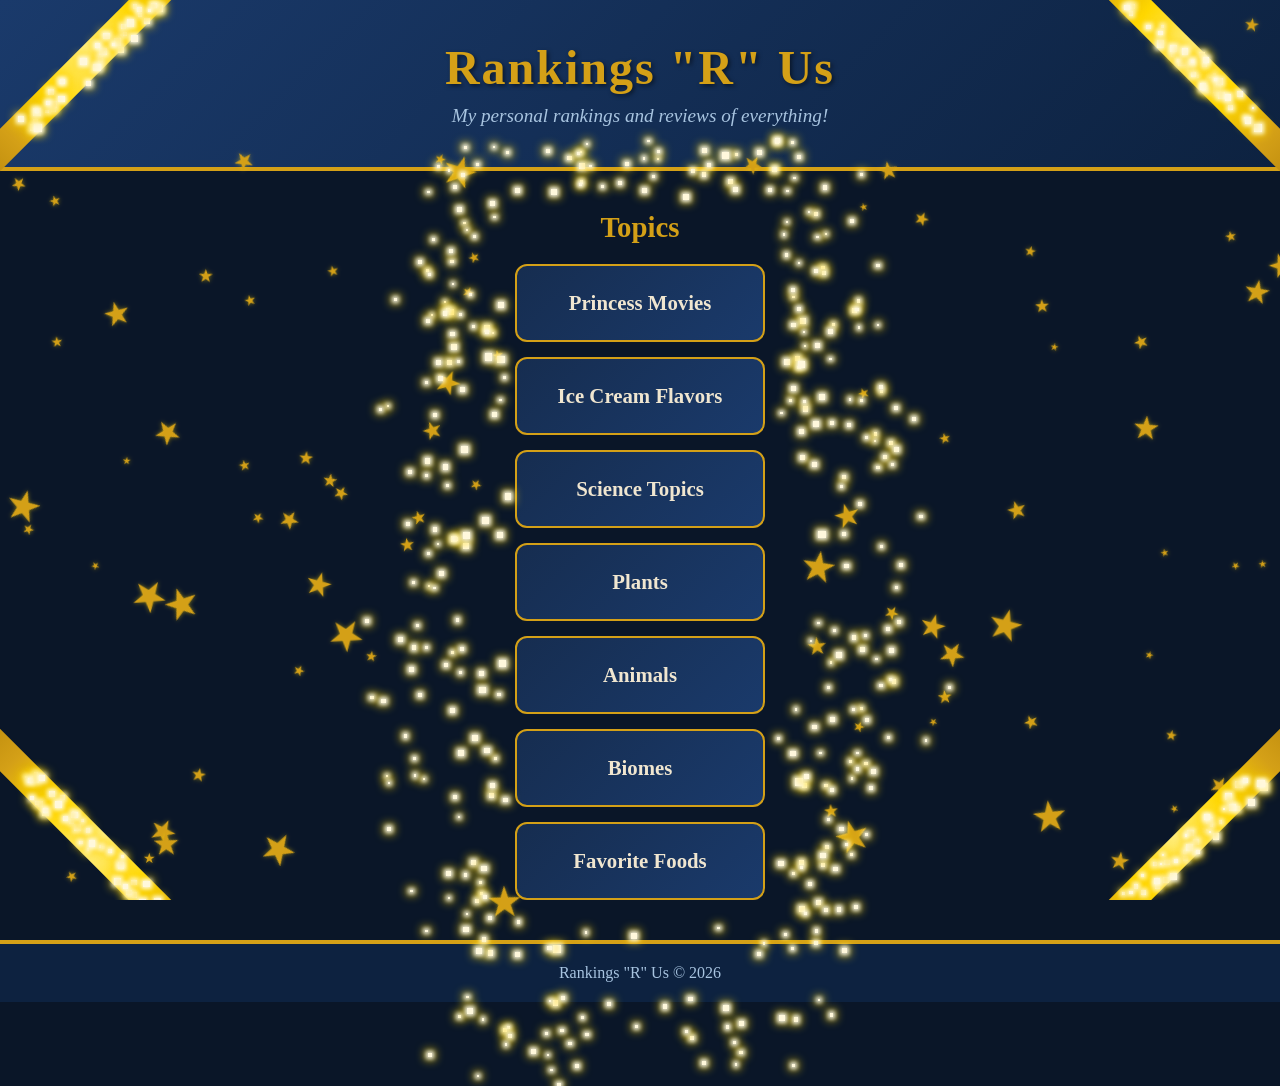
<file: index.html>
<!DOCTYPE html>
<html lang="en">
<head>
    <meta charset="UTF-8">
    <meta name="viewport" content="width=device-width, initial-scale=1.0">
    <title>Rankings "R" Us</title>
    <link rel="stylesheet" href="style.css">
</head>
<body>
<div class="corner-band corner-tl"></div>
    <div class="corner-band corner-tr"></div>
    <div class="corner-band corner-bl"></div>
    <div class="corner-band corner-br"></div>

    <header>
        <h1>Rankings "R" Us</h1>
        <p class="tagline">My personal rankings and reviews of everything!</p>
    </header>

    <nav>
        <h2>Topics</h2>
        <ul class="topic-list">
            <li><a href="princess-movies.html">Princess Movies</a></li>
            <li><a href="ice-cream-flavors.html">Ice Cream Flavors</a></li>
            <li><a href="science-topics.html">Science Topics</a></li>
            <li><a href="plants.html">Plants</a></li>
            <li><a href="animals.html">Animals</a></li>
            <li><a href="biomes.html">Biomes</a></li>
            <li><a href="favorite-foods.html">Favorite Foods</a></li>
        </ul>
    </nav>

    <footer>
        <p>Rankings "R" Us &copy; 2026</p>
    </footer>
    <script src="sparkles.js"></script>
</body>
</html>
</file>
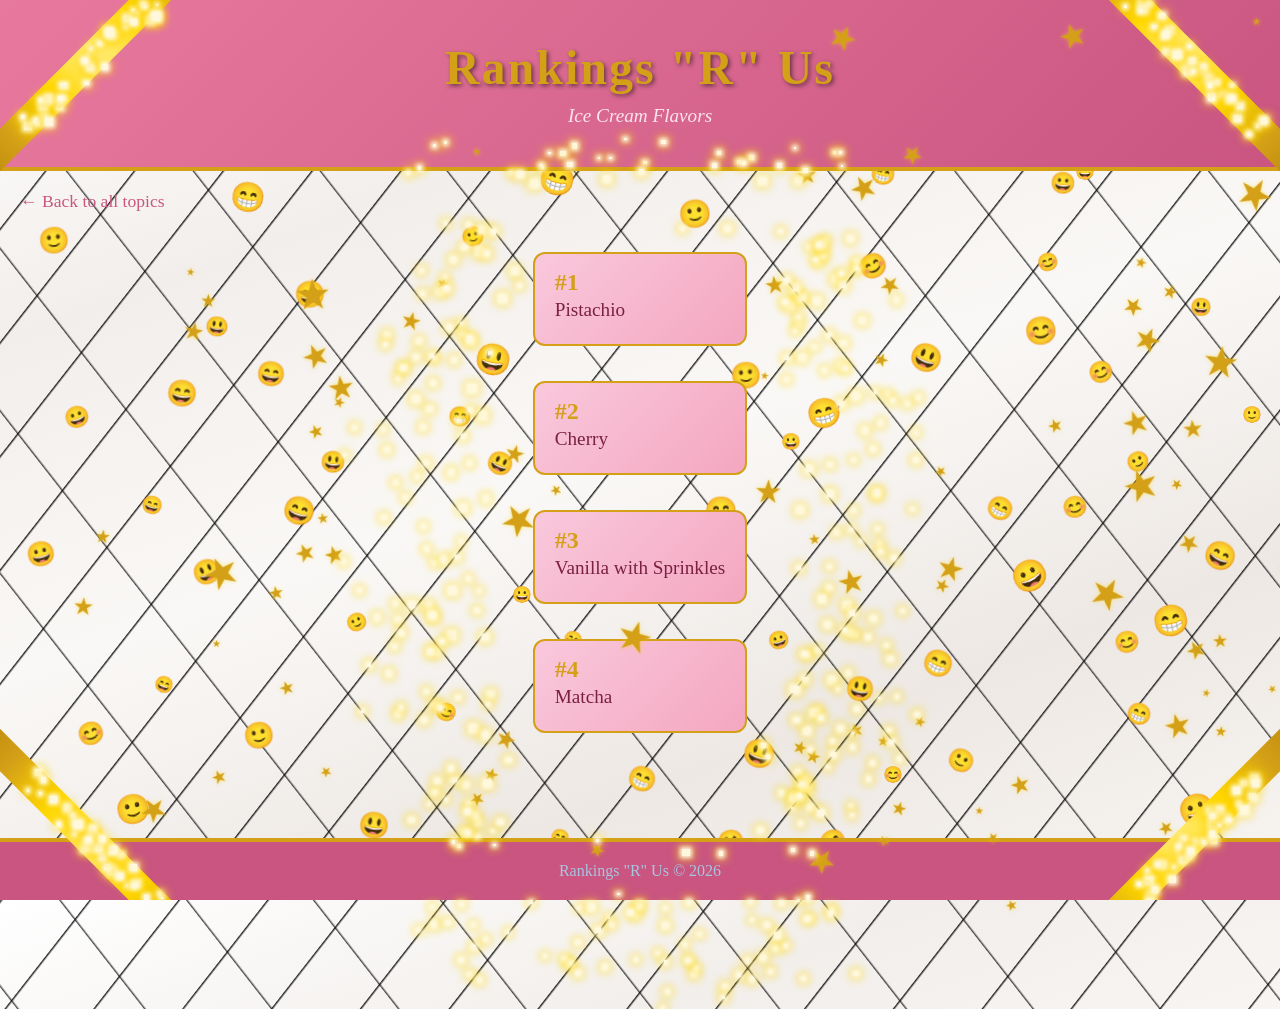
<file: ice-cream-flavors.html>
<!DOCTYPE html>
<html lang="en">
<head>
    <meta charset="UTF-8">
    <meta name="viewport" content="width=device-width, initial-scale=1.0">
    <title>Ice Cream Flavors - Rankings "R" Us</title>
    <link rel="stylesheet" href="style.css">
    <style>
        body {
            background-color: #f9f5f2;
            background-image:
                repeating-linear-gradient(
                    128deg,
                    transparent 0px,
                    rgba(0,0,0,0.85) 1px,
                    rgba(0,0,0,0.4) 2px,
                    transparent 3px,
                    transparent 70px
                ),
                repeating-linear-gradient(
                    52deg,
                    transparent 0px,
                    rgba(0,0,0,0.7) 1px,
                    rgba(0,0,0,0.3) 2px,
                    transparent 3px,
                    transparent 100px
                ),
                linear-gradient(
                    160deg,
                    #ffffff 0%,
                    #f2eeeb 25%,
                    #faf8f6 50%,
                    #ede8e4 75%,
                    #f8f5f2 100%
                );
        }

        header {
            background: linear-gradient(135deg, #e8799e, #c95580);
        }

        header .tagline {
            color: #fce4ee;
        }

        .back-link {
            color: #c95580;
        }

        .ranking-item {
            background: linear-gradient(135deg, #f9c8dc, #f4a7c0);
            border: 2px solid #d4a017;
            border-radius: 12px;
            padding: 15px 20px;
            margin-bottom: 35px;
        }

        .ranking-item .rank {
            font-size: 1.5em;
            color: #d4a017;
            font-weight: bold;
        }

        .ranking-item .name {
            font-size: 1.2em;
            color: #7a2040;
            margin: 3px 0;
        }

        .ranking-item .review {
            font-size: 1em;
            color: #a04060;
            line-height: 1.6;
            margin-top: 8px;
        }

        footer {
            background: #c95580;
        }
        .smiley {
            position: fixed;
            pointer-events: none;
            z-index: -1;
            opacity: 1;
            user-select: none;
        }
    </style>
    <script>
        document.addEventListener('DOMContentLoaded', function() {
            const smileys = ['😊', '😄', '🙂', '😁', '😀', '😃'];
            const positions = [
                [7, 8], [23, 31], [41, 12], [63, 44], [82, 19],
                [15, 62], [34, 78], [55, 55], [74, 83], [90, 67],
                [5, 45], [28, 90], [48, 33], [70, 10], [88, 50],
                [18, 20], [60, 70], [38, 50], [80, 35], [12, 75],
                [3, 25], [50, 5], [92, 88], [25, 50], [67, 28],
                [43, 92], [9, 88], [77, 55], [32, 15], [58, 82],
                [85, 40], [20, 40], [46, 60], [72, 72], [95, 15],
                [37, 38], [64, 92], [11, 55], [53, 22], [88, 78],
                [2, 60], [16, 35], [30, 5], [44, 70], [57, 40],
                [68, 18], [79, 62], [93, 33], [6, 80], [22, 55],
                [36, 25], [49, 85], [61, 48], [75, 8], [87, 70],
                [13, 42], [27, 68], [42, 18], [56, 92], [71, 38],
                [83, 55], [4, 15], [19, 80], [35, 45], [52, 10],
                [66, 75], [81, 28], [94, 60], [8, 95], [24, 12],
                [40, 65], [54, 35], [69, 85], [84, 18], [97, 45]
            ];
            const sizes = [1.2, 1.6, 1.0, 1.8, 1.3, 1.5, 1.1, 1.7, 1.4, 1.9,
                           1.3, 1.6, 1.0, 1.5, 1.2, 1.8, 1.1, 1.4, 1.7, 1.0,
                           1.6, 1.2, 1.9, 1.3, 1.5, 1.0, 1.8, 1.4, 1.1, 1.7,
                           1.3, 1.5, 1.2, 1.6, 1.0, 1.9, 1.4, 1.1, 1.7, 1.3,
                           1.5, 1.2, 1.8, 1.0, 1.6, 1.3, 1.9, 1.1, 1.4, 1.7,
                           1.2, 1.5, 1.0, 1.8, 1.3, 1.6, 1.1, 1.9, 1.4, 1.7,
                           1.3, 1.0, 1.6, 1.2, 1.8, 1.5, 1.1, 1.7, 1.4, 1.9];
            const rotations = [12, -8, 22, -15, 5, -25, 18, -3, 30, -12,
                               -20, 8, -5, 15, -28, 10, -18, 25, -10, 20,
                               -7, 14, -22, 6, -30, 19, -13, 28, -4, 17,
                               -24, 9, -16, 23, -2, 11, -27, 16, -9, 21,
                               -14, 7, -19, 26, -6, 13, -29, 4, -21, 18,
                               -11, 24, -3, 20, -17, 8, -26, 15, -8, 22,
                               -15, 30, -12, 5, -23, 10, -18, 27, -7, 14];

            positions.forEach(([x, y], i) => {
                const el = document.createElement('div');
                el.className = 'smiley';
                el.textContent = smileys[i % smileys.length];
                el.style.left = x + 'vw';
                el.style.top = y + 'vh';
                el.style.fontSize = sizes[i] + 'em';
                el.style.transform = `rotate(${rotations[i]}deg)`;
                document.body.appendChild(el);
            });
        });
    </script>
</head>
<body>
<div class="corner-band corner-tl"></div>
    <div class="corner-band corner-tr"></div>
    <div class="corner-band corner-bl"></div>
    <div class="corner-band corner-br"></div>

    <header>
        <h1>Rankings "R" Us</h1>
        <p class="tagline">Ice Cream Flavors</p>
    </header>

    <a href="index.html" class="back-link">&larr; Back to all topics</a>

    <div class="rankings">
        <div class="ranking-item">
            <div class="rank">#1</div>
            <div class="name">Pistachio</div>
            <div class="review"></div>
        </div>

        <div class="ranking-item">
            <div class="rank">#2</div>
            <div class="name">Cherry</div>
            <div class="review"></div>
        </div>

        <div class="ranking-item">
            <div class="rank">#3</div>
            <div class="name">Vanilla with Sprinkles</div>
            <div class="review"></div>
        </div>

        <div class="ranking-item">
            <div class="rank">#4</div>
            <div class="name">Matcha</div>
            <div class="review"></div>
        </div>

        <!-- More rankings coming soon! -->
    </div>

    <footer>
        <p>Rankings "R" Us &copy; 2026</p>
    </footer>
    <script src="sparkles.js"></script>
</body>
</html>
</file>
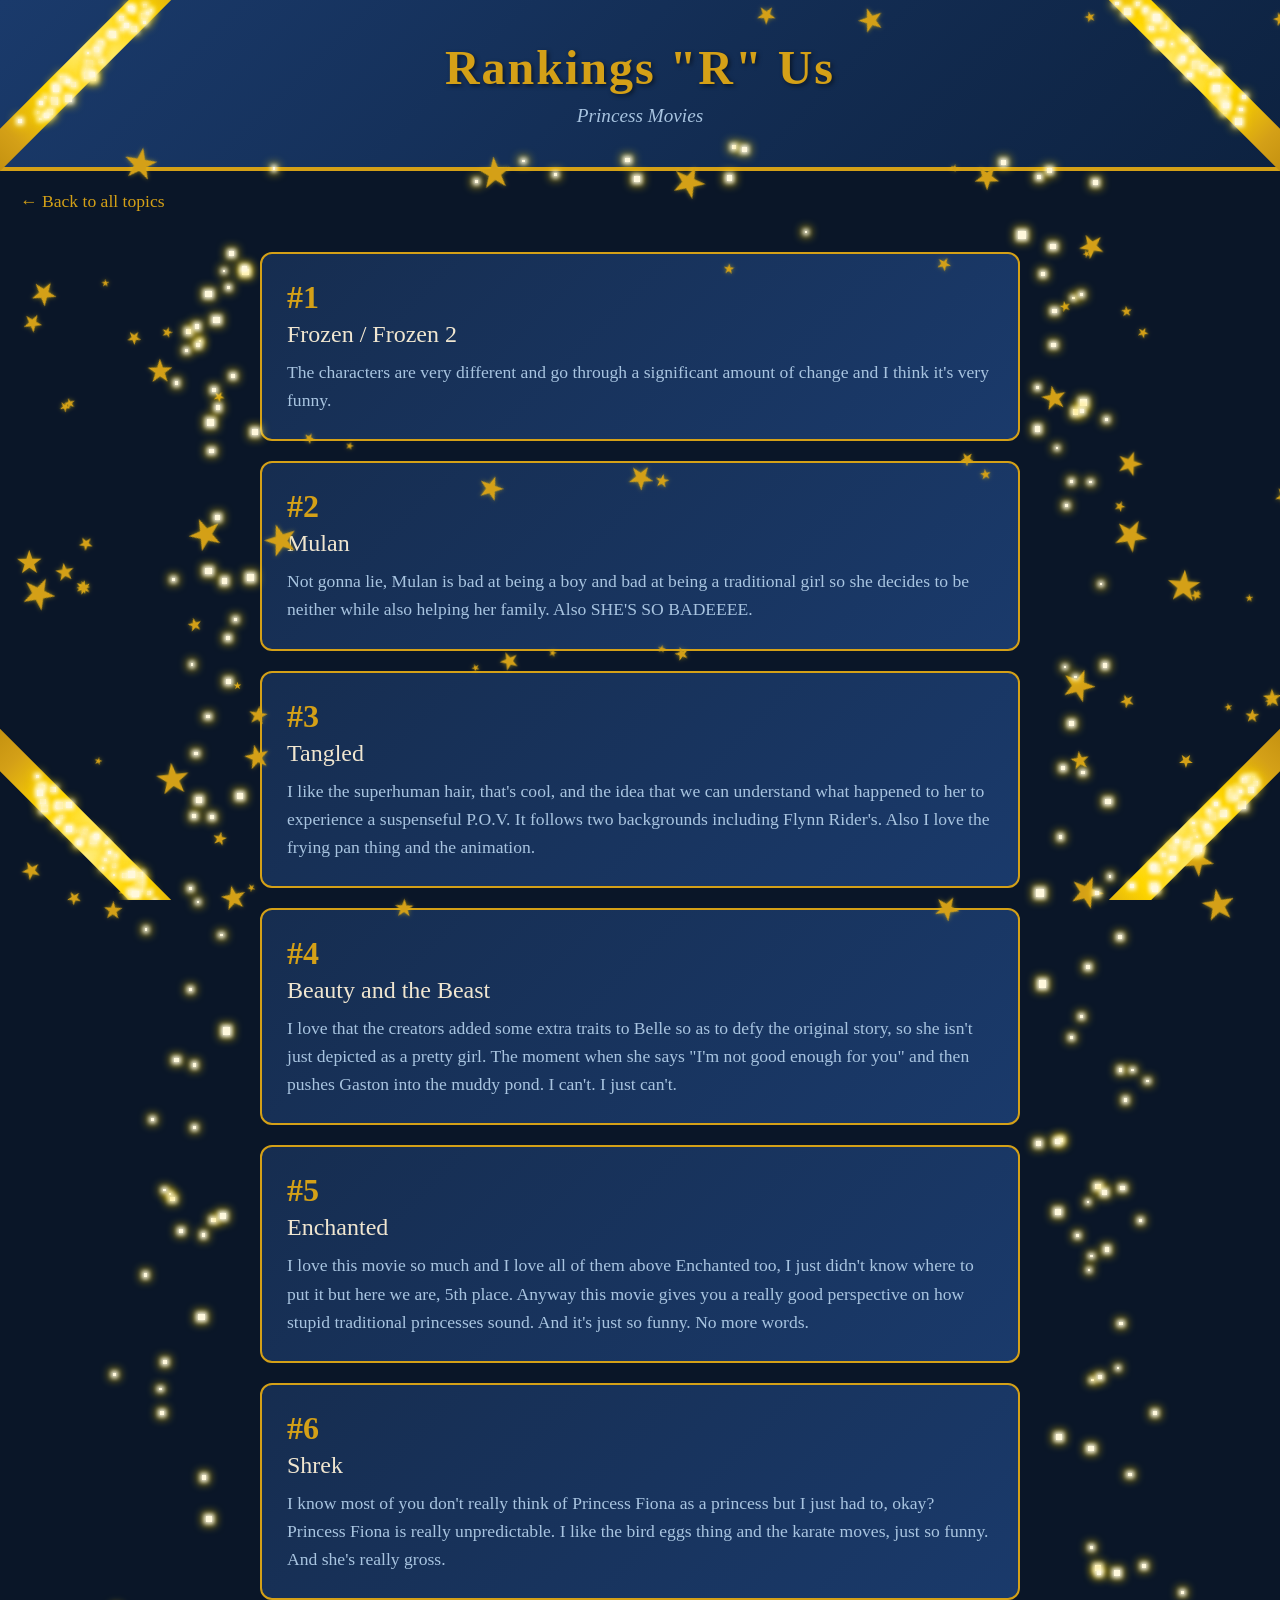
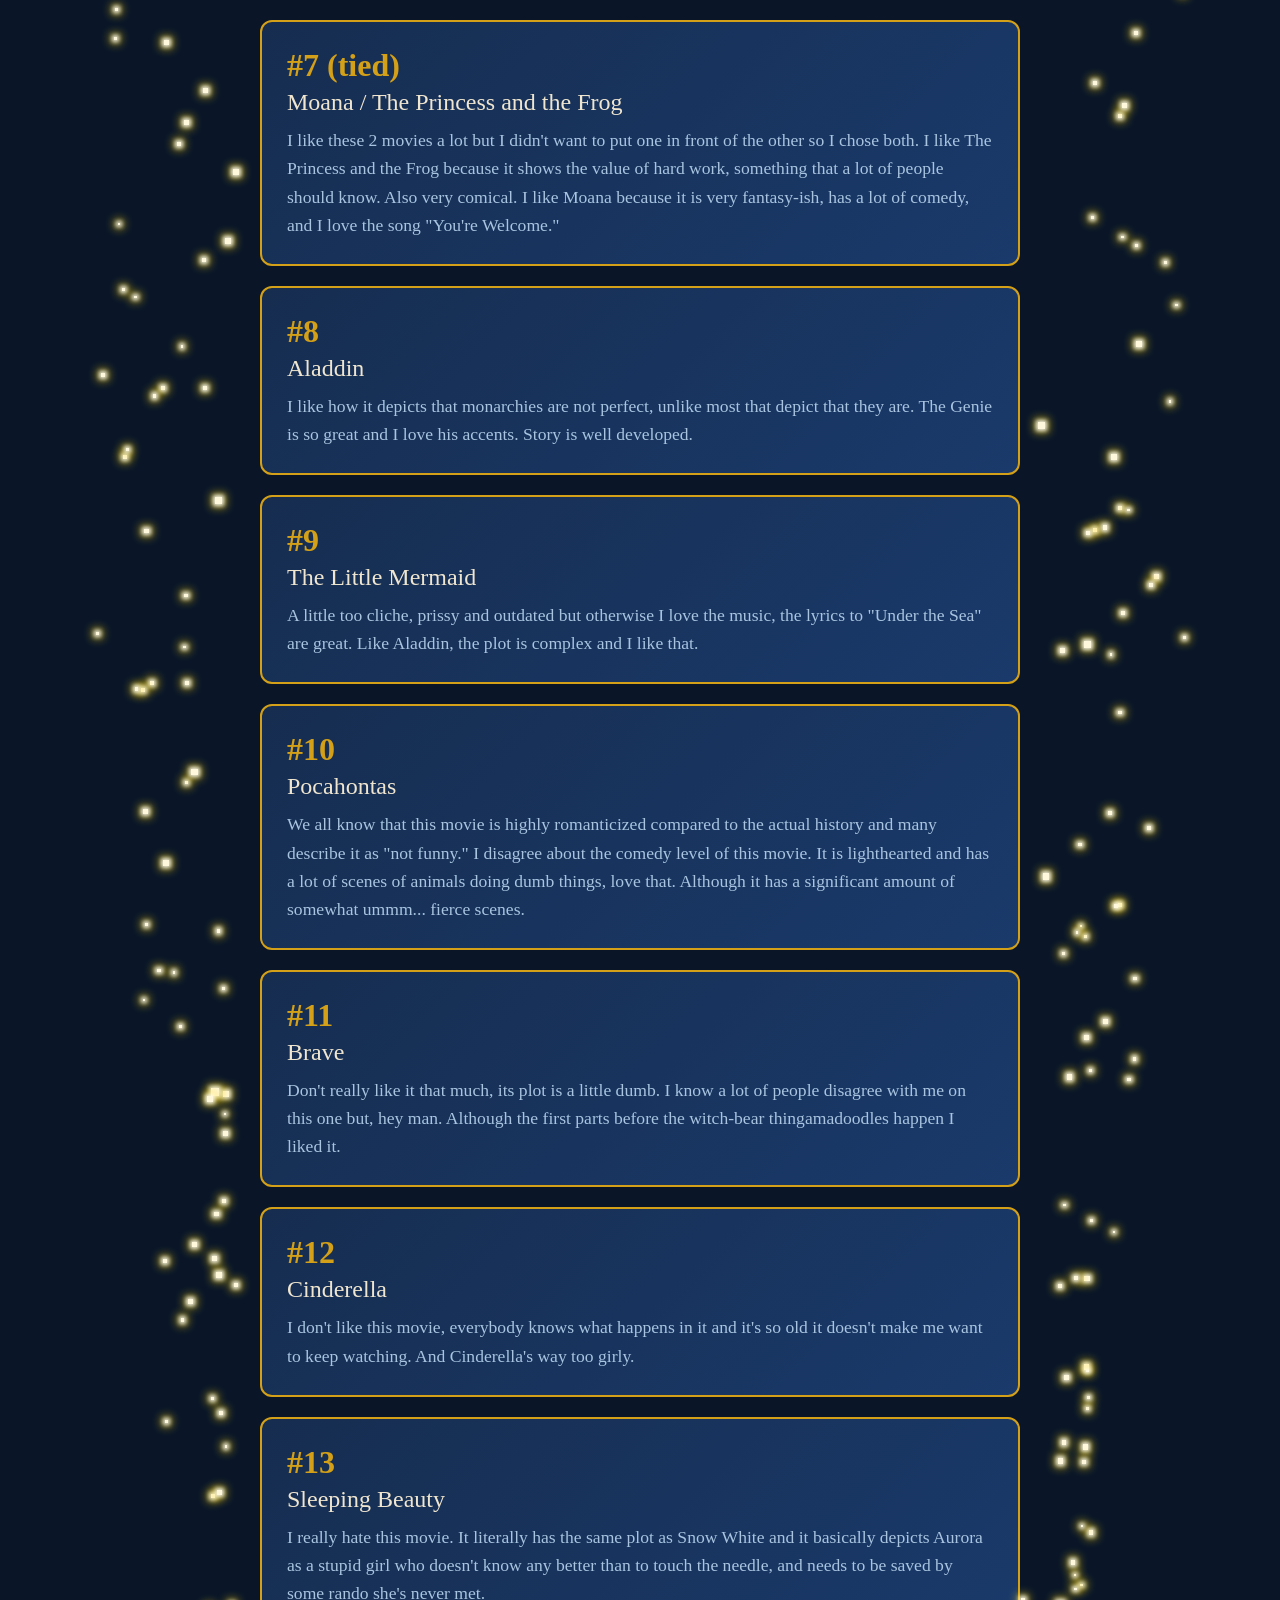
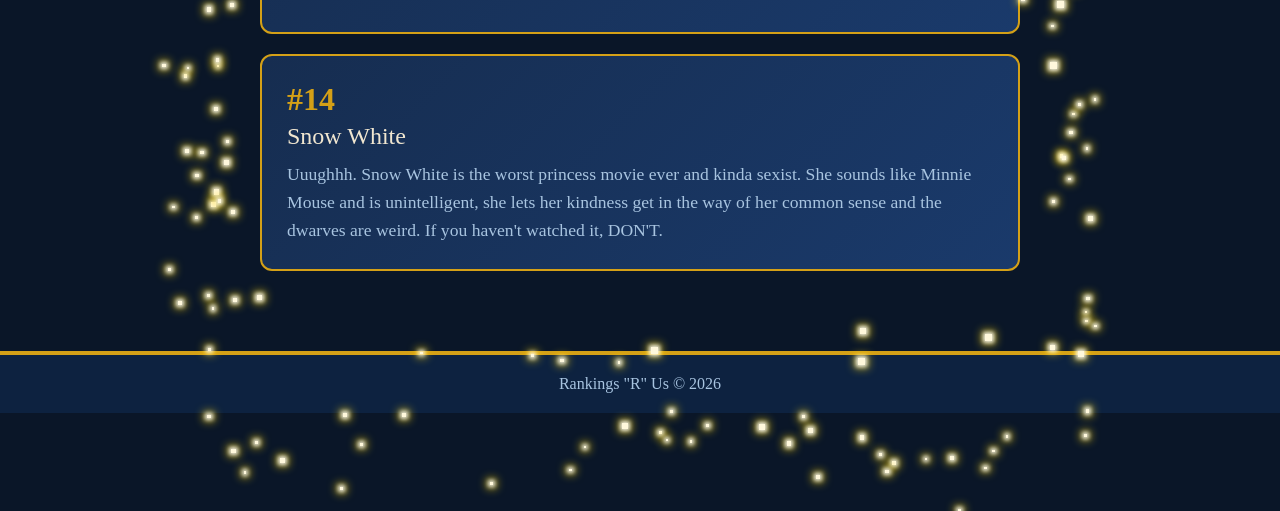
<file: princess-movies.html>
<!DOCTYPE html>
<html lang="en">
<head>
    <meta charset="UTF-8">
    <meta name="viewport" content="width=device-width, initial-scale=1.0">
    <title>Princess Movies - Rankings "R" Us</title>
    <link rel="stylesheet" href="style.css">
</head>
<body>
<div class="corner-band corner-tl"></div>
    <div class="corner-band corner-tr"></div>
    <div class="corner-band corner-bl"></div>
    <div class="corner-band corner-br"></div>

    <header>
        <h1>Rankings "R" Us</h1>
        <p class="tagline">Princess Movies</p>
    </header>

    <a href="index.html" class="back-link">&larr; Back to all topics</a>

    <div class="rankings">
        <div class="ranking-item">
            <div class="rank">#1</div>
            <div class="name">Frozen / Frozen 2</div>
            <div class="review">The characters are very different and go through a significant amount of change and I think it's very funny.</div>
        </div>

        <div class="ranking-item">
            <div class="rank">#2</div>
            <div class="name">Mulan</div>
            <div class="review">Not gonna lie, Mulan is bad at being a boy and bad at being a traditional girl so she decides to be neither while also helping her family. Also SHE'S SO BADEEEE.</div>
        </div>

        <div class="ranking-item">
            <div class="rank">#3</div>
            <div class="name">Tangled</div>
            <div class="review">I like the superhuman hair, that's cool, and the idea that we can understand what happened to her to experience a suspenseful P.O.V. It follows two backgrounds including Flynn Rider's. Also I love the frying pan thing and the animation.</div>
        </div>

        <div class="ranking-item">
            <div class="rank">#4</div>
            <div class="name">Beauty and the Beast</div>
            <div class="review">I love that the creators added some extra traits to Belle so as to defy the original story, so she isn't just depicted as a pretty girl. The moment when she says "I'm not good enough for you" and then pushes Gaston into the muddy pond. I can't. I just can't.</div>
        </div>

        <div class="ranking-item">
            <div class="rank">#5</div>
            <div class="name">Enchanted</div>
            <div class="review">I love this movie so much and I love all of them above Enchanted too, I just didn't know where to put it but here we are, 5th place. Anyway this movie gives you a really good perspective on how stupid traditional princesses sound. And it's just so funny. No more words.</div>
        </div>

        <div class="ranking-item">
            <div class="rank">#6</div>
            <div class="name">Shrek</div>
            <div class="review">I know most of you don't really think of Princess Fiona as a princess but I just had to, okay? Princess Fiona is really unpredictable. I like the bird eggs thing and the karate moves, just so funny. And she's really gross.</div>
        </div>

        <div class="ranking-item">
            <div class="rank">#7 (tied)</div>
            <div class="name">Moana / The Princess and the Frog</div>
            <div class="review">I like these 2 movies a lot but I didn't want to put one in front of the other so I chose both. I like The Princess and the Frog because it shows the value of hard work, something that a lot of people should know. Also very comical. I like Moana because it is very fantasy-ish, has a lot of comedy, and I love the song "You're Welcome."</div>
        </div>

        <div class="ranking-item">
            <div class="rank">#8</div>
            <div class="name">Aladdin</div>
            <div class="review">I like how it depicts that monarchies are not perfect, unlike most that depict that they are. The Genie is so great and I love his accents. Story is well developed.</div>
        </div>

        <div class="ranking-item">
            <div class="rank">#9</div>
            <div class="name">The Little Mermaid</div>
            <div class="review">A little too cliche, prissy and outdated but otherwise I love the music, the lyrics to "Under the Sea" are great. Like Aladdin, the plot is complex and I like that.</div>
        </div>

        <div class="ranking-item">
            <div class="rank">#10</div>
            <div class="name">Pocahontas</div>
            <div class="review">We all know that this movie is highly romanticized compared to the actual history and many describe it as "not funny." I disagree about the comedy level of this movie. It is lighthearted and has a lot of scenes of animals doing dumb things, love that. Although it has a significant amount of somewhat ummm... fierce scenes.</div>
        </div>

        <div class="ranking-item">
            <div class="rank">#11</div>
            <div class="name">Brave</div>
            <div class="review">Don't really like it that much, its plot is a little dumb. I know a lot of people disagree with me on this one but, hey man. Although the first parts before the witch-bear thingamadoodles happen I liked it.</div>
        </div>

        <div class="ranking-item">
            <div class="rank">#12</div>
            <div class="name">Cinderella</div>
            <div class="review">I don't like this movie, everybody knows what happens in it and it's so old it doesn't make me want to keep watching. And Cinderella's way too girly.</div>
        </div>

        <div class="ranking-item">
            <div class="rank">#13</div>
            <div class="name">Sleeping Beauty</div>
            <div class="review">I really hate this movie. It literally has the same plot as Snow White and it basically depicts Aurora as a stupid girl who doesn't know any better than to touch the needle, and needs to be saved by some rando she's never met.</div>
        </div>

        <div class="ranking-item">
            <div class="rank">#14</div>
            <div class="name">Snow White</div>
            <div class="review">Uuughhh. Snow White is the worst princess movie ever and kinda sexist. She sounds like Minnie Mouse and is unintelligent, she lets her kindness get in the way of her common sense and the dwarves are weird. If you haven't watched it, DON'T.</div>
        </div>

        <!-- More rankings coming soon! -->
    </div>

    <footer>
        <p>Rankings "R" Us &copy; 2026</p>
    </footer>
    <script src="sparkles.js"></script>
</body>
</html>
</file>
<file: style.css>
* {
    margin: 0;
    padding: 0;
    box-sizing: border-box;
}

body {
    font-family: 'Georgia', serif;
    background-color: #0a1628;
    color: #f0e6d0;
    min-height: 100vh;
    display: flex;
    flex-direction: column;
    position: relative;
    overflow-x: hidden;
}


/* Gold corner bands with glitter */
.corner-band {
    position: fixed;
    pointer-events: none;
    z-index: 999;
    width: 300px;
    height: 300px;
    overflow: hidden;
}

.corner-band::before {
    content: '';
    position: absolute;
    background: linear-gradient(
        to right,
        #b8860b,
        #d4a017,
        #ffd700,
        #ffed80,
        #ffd700,
        #d4a017,
        #b8860b
    );
    animation: band-shimmer 3s ease-in-out infinite alternate;
}

/* Top-left */
.corner-tl {
    top: 0;
    left: 0;
}
.corner-tl::before {
    width: 350px;
    height: 30px;
    top: 40px;
    left: -80px;
    transform: rotate(-45deg);
    transform-origin: center;
}

/* Top-right */
.corner-tr {
    top: 0;
    right: 0;
}
.corner-tr::before {
    width: 350px;
    height: 30px;
    top: 40px;
    right: -80px;
    transform: rotate(45deg);
    transform-origin: center;
}

/* Bottom-left */
.corner-bl {
    bottom: 0;
    left: 0;
}
.corner-bl::before {
    width: 350px;
    height: 30px;
    bottom: 40px;
    left: -80px;
    transform: rotate(45deg);
    transform-origin: center;
}

/* Bottom-right */
.corner-br {
    bottom: 0;
    right: 0;
}
.corner-br::before {
    width: 350px;
    height: 30px;
    bottom: 40px;
    right: -80px;
    transform: rotate(-45deg);
    transform-origin: center;
}

/* Glitter particles */
.sparkle {
    position: fixed;
    pointer-events: none;
    z-index: 1000;
    width: 4px;
    height: 4px;
    background: #fff8dc;
    box-shadow: 0 0 4px 2px rgba(255, 255, 255, 0.9), 0 0 8px 4px rgba(255, 215, 0, 0.6);
    animation: glitter var(--duration) ease-in-out infinite var(--delay);
}

@keyframes band-shimmer {
    0% { filter: brightness(0.9); }
    50% { filter: brightness(1.3); }
    100% { filter: brightness(0.9); }
}

@keyframes glitter {
    0%, 100% { opacity: 0; transform: scale(0.2); }
    50% { opacity: var(--max-opacity, 1); transform: scale(1.2); }
}

/* Gold stars scattered across background */
.gold-star {
    position: fixed;
    pointer-events: none;
    z-index: 0;
    color: #d4a017;
    text-shadow: 0 0 4px rgba(255, 215, 0, 0.5);
    animation: star-twinkle var(--star-duration) ease-in-out infinite var(--star-delay);
    line-height: 1;
}

@keyframes star-twinkle {
    0%, 100% { opacity: var(--star-min-opacity); transform: scale(0.8) rotate(0deg); }
    50% { opacity: var(--star-max-opacity); transform: scale(1.1) rotate(15deg); }
}

header {
    background: linear-gradient(135deg, #1a3a6b, #0d2240);
    border-bottom: 4px solid #d4a017;
    text-align: center;
    padding: 40px 20px;
}

header h1 {
    font-size: 3em;
    color: #d4a017;
    text-shadow: 2px 2px 4px rgba(0, 0, 0, 0.5);
    letter-spacing: 2px;
}

header .tagline {
    font-size: 1.2em;
    color: #a8c4e0;
    margin-top: 10px;
    font-style: italic;
}

nav {
    max-width: 800px;
    margin: 40px auto;
    padding: 0 20px;
    flex: 1;
}

nav h2 {
    font-size: 1.8em;
    color: #d4a017;
    text-align: center;
    margin-bottom: 20px;
}

.topic-list {
    list-style: none;
    display: grid;
    grid-template-columns: repeat(auto-fill, minmax(250px, 1fr));
    gap: 15px;
}

.topic-list li a {
    display: block;
    background: linear-gradient(135deg, #162d50, #1a3a6b);
    border: 2px solid #d4a017;
    border-radius: 12px;
    padding: 25px 20px;
    text-align: center;
    color: #f0e6d0;
    text-decoration: none;
    font-size: 1.3em;
    font-weight: bold;
    transition: all 0.3s ease;
}

.topic-list li a:hover {
    background: linear-gradient(135deg, #1a3a6b, #244e80);
    transform: translateY(-3px);
    box-shadow: 0 6px 20px rgba(212, 160, 23, 0.3);
}

/* Ranking page styles */
.back-link {
    display: inline-block;
    color: #d4a017;
    text-decoration: none;
    margin: 20px;
    font-size: 1.1em;
}

.back-link:hover {
    text-decoration: underline;
}

.rankings {
    max-width: 800px;
    margin: 20px auto;
    padding: 0 20px 40px;
    flex: 1;
}

.ranking-item {
    background: linear-gradient(135deg, #162d50, #1a3a6b);
    border: 2px solid #d4a017;
    border-radius: 12px;
    padding: 25px;
    margin-bottom: 20px;
}

.ranking-item .rank {
    font-size: 2em;
    color: #d4a017;
    font-weight: bold;
}

.ranking-item .name {
    font-size: 1.5em;
    color: #f0e6d0;
    margin: 5px 0;
}

.ranking-item .review {
    font-size: 1.1em;
    color: #a8c4e0;
    line-height: 1.6;
    margin-top: 10px;
}

footer {
    background: #0d2240;
    border-top: 4px solid #d4a017;
    text-align: center;
    padding: 20px;
    color: #a8c4e0;
}
</file>
